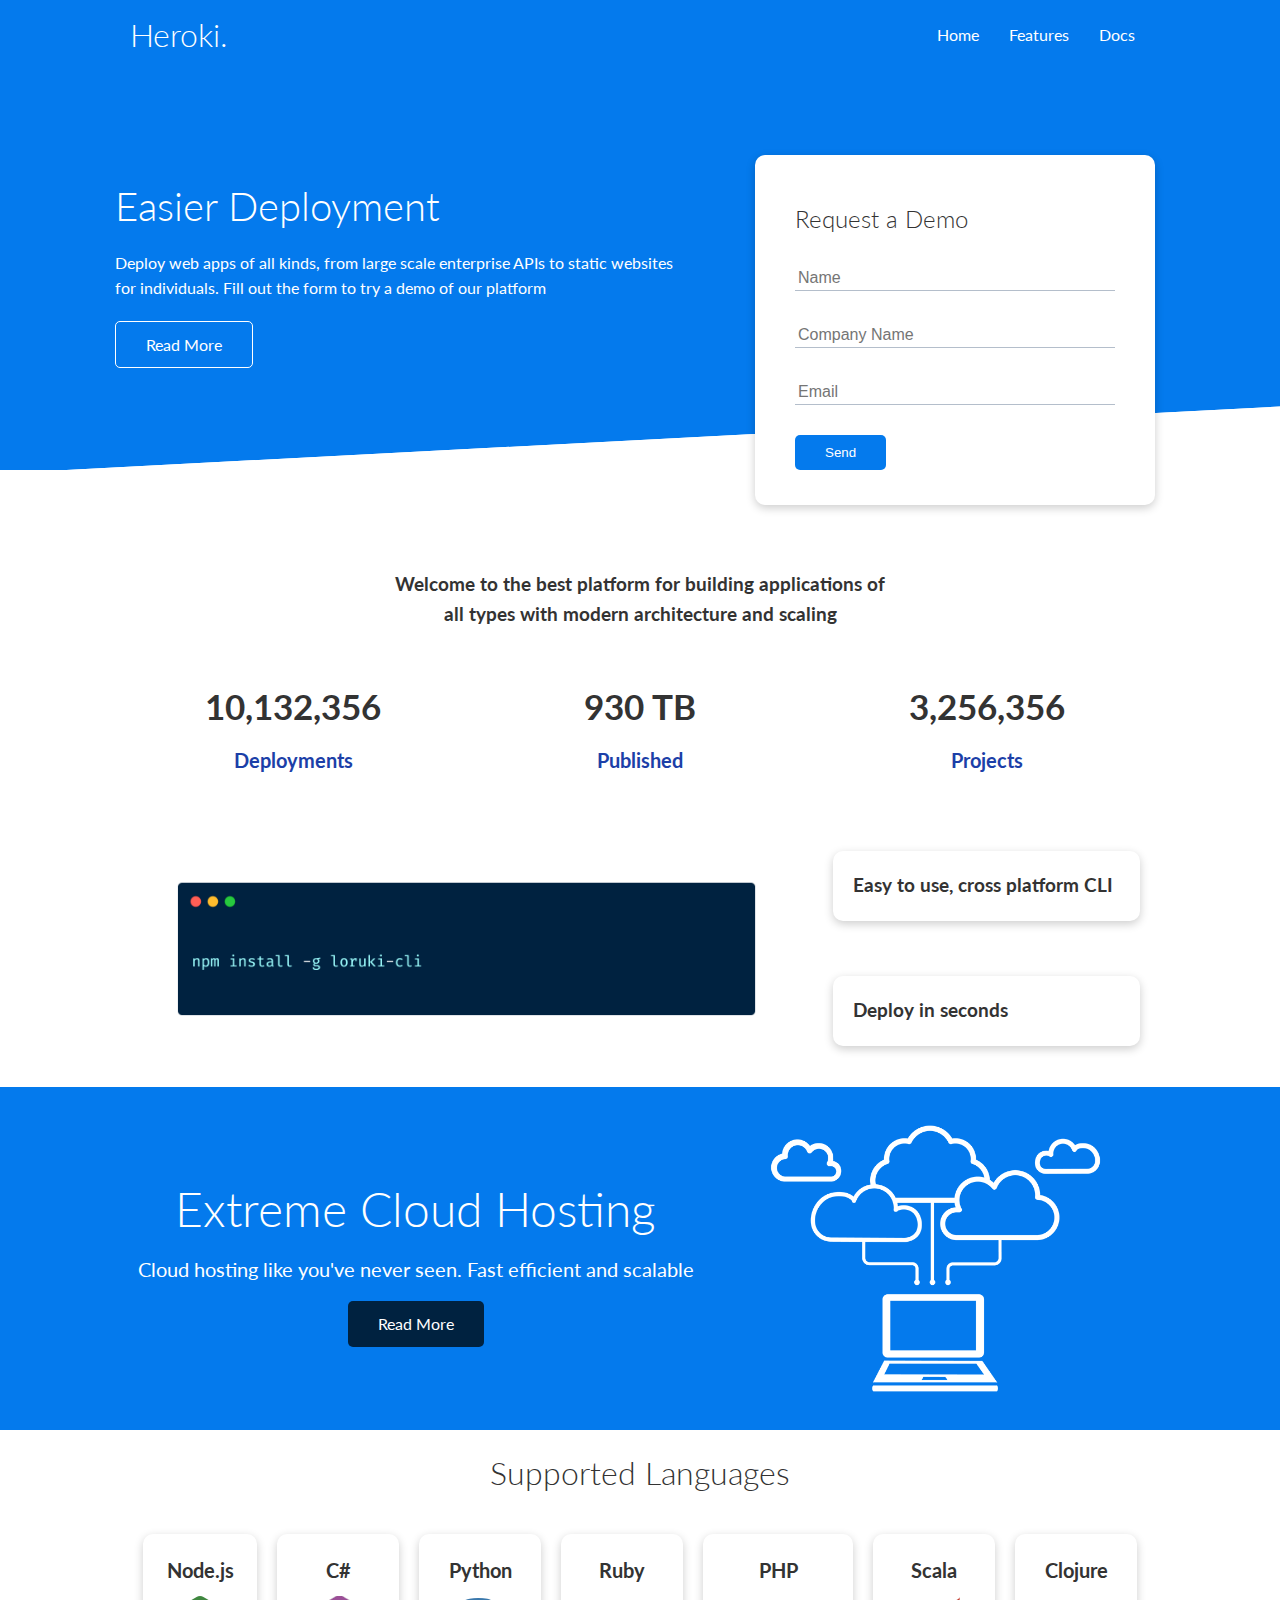
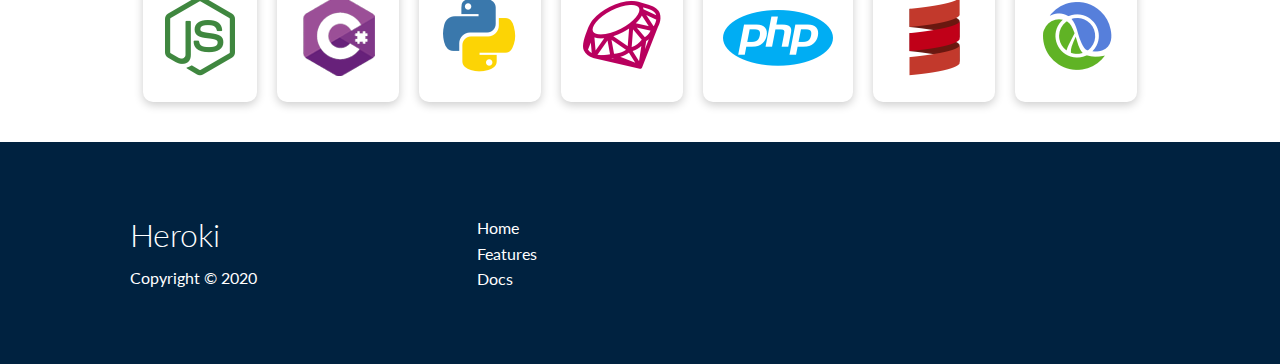
<file: index.html>
<!DOCTYPE html>
<html lang="en">
<head>
    <meta charset="UTF-8">
    <meta name="viewport" content="width=device-width, initial-scale=1.0">
    <link rel="stylesheet" href="https://cdnjs.cloudflare.com/ajax/libs/font-awesome/5.15.2/css/all.min.css" integrity="sha512-HK5fgLBL+xu6dm/Ii3z4xhlSUyZgTT9tuc/hSrtw6uzJOvgRr2a9jyxxT1ely+B+xFAmJKVSTbpM/CuL7qxO8w==" crossorigin="anonymous" />
    <link rel="stylesheet" href="css/utilities.css">
    <link rel="stylesheet" href="css/style.css">
    <title>Heroki | Cloud Hosting For Everyone</title>
</head>
<body>
    <!-- Navbar -->
    <div class="navbar">
        <div class="container flex">
            <h1 class="logo">Heroki.</h1>
            <nav>
                <ul>
                    <li><a href="index.html">Home</a></li>
                    <li><a href="features.html">Features</a></li>
                    <li><a href="docs.html">Docs</a></li>
                </ul>
            </nav>
        </div>
    </div>

    <!-- Showcase -->
    <section class="showcase">
        <div class="container grid">
            <div class="showcase-text">
                <h1>Easier Deployment</h1>
                <p>Deploy web apps of all kinds, from large scale enterprise APIs to static websites for individuals. Fill out the form to try a demo of our platform</p>
                <a href="features.html" class="btn btn-outline">Read More</a>
            </div>

            <div class="showcase-form card">
                <h2>Request a Demo</h2>
                <form>
                    <div class="form-control">
                        <input type="text" name="name" placeholder="Name" required>
                    </div>
                    <div class="form-control">
                        <input type="text" name="company" placeholder="Company Name" required>                   
                    </div>
                    <div class="form-control">
                        <input type="email" name="email" placeholder="Email" required>                     
                    </div>
                    <input type="submit" value="Send" class="btn btn-primary">
                </form>
            </div>
        </div>
    </section>

    <!-- Stats-->
    <section class="stats">
        <div class="container">
            <h3 class="stats-heading text-center my-1">
                Welcome to the best platform for building applications of all types with modern architecture and scaling
            </h3>
            <div class="grid grid-3 text-center my-4">
                <div>
                    <i class="fas fa-server fa-3x"></i>
                    <h3>10,132,356</h3>
                    <p class="text-secondary">Deployments</p>
                </div>
                <div>
                    <i class="fas fa-upload fa-3x"></i>
                    <h3>930 TB</h3>
                    <p class="text-secondary">Published</p>
                </div>
                <div>
                    <i class="fas fa-project-diagram fa-3x"></i>
                    <h3>3,256,356</h3>
                    <p class="text-secondary">Projects</p>
                </div>
            </div>
        </div>
    </section>

    <!-- Cli -->
    <section class="cli">
        <div class="container grid">
            <img src="images/cli.png" alt="">
            <div class="card">
                <h3>Easy to use, cross platform CLI</h3>
            </div>
            <div class="card">
                <h3>Deploy in seconds</h3>
            </div>
        </div>
    </section>

    <!-- Cloud -->
    <section class="cloud bg-primary my-2 py-2">
        <div class="container grid">
            <div class="text-center">
                <h2 class="lg">Extreme Cloud Hosting</h2>
                <p class="lead my-1">Cloud hosting like you've never seen. Fast efficient and scalable</p>
                <a href="features.html" class="btn btn-dark">Read More</a>
            </div>
            <img src="images/cloud.png" alt="">
        </div>
    </section>

    <!-- Languages -->
    <section class="languages">
        <h2 class="md text-center my-2">
            Supported Languages
        </h2>
        <div class="container flex">
            <div class="card">
                <h4>Node.js</h4>
                <img src="images/logos/node.png" alt="">
            </div>
            <div class="card">
                <h4>C#</h4>
                <img src="images/logos/csharp.png" alt="">
            </div>
            <div class="card">
                <h4>Python</h4>
                <img src="images/logos/python.png" alt="">
            </div>
            <div class="card">
                <h4>Ruby</h4>
                <img src="images/logos/ruby.png" alt="">
            </div>
            <div class="card">
                <h4>PHP</h4>
                <img src="images/logos/php.png" alt="">
            </div>
            <div class="card">
                <h4>Scala</h4>
                <img src="images/logos/scala.png" alt="">
            </div>
            <div class="card">
                <h4>Clojure</h4>
                <img src="images/logos/clojure.png" alt="">
            </div>
        </div>
    </section>

    <!-- Footer -->
    <footer class="footer bg-dark py-5">
        <div class="container grid grid-3">
            <div>
                <h1>Heroki</h1>
                <p>Copyright &copy; 2020</p>
            </div>
            <nav>
                <ul>
                    <li><a href="index.html">Home</a></li>
                    <li><a href="features.html">Features</a></li>
                    <li><a href="docs.html">Docs</a></li>
                </ul>
            </nav>
            <div class="social">
                <a href="#"><i class="fab fa-github fa-2x"></i></a>
                <a href="#"><i class="fab fa-facebook fa-2x"></i></a>
                <a href="#"><i class="fab fa-instagram fa-2x"></i></a>
                <a href="#"><i class="fab fa-twitter fa-2x"></i></a>
            </div>
        </div>
    </footer>
</body>
</html>
</file>
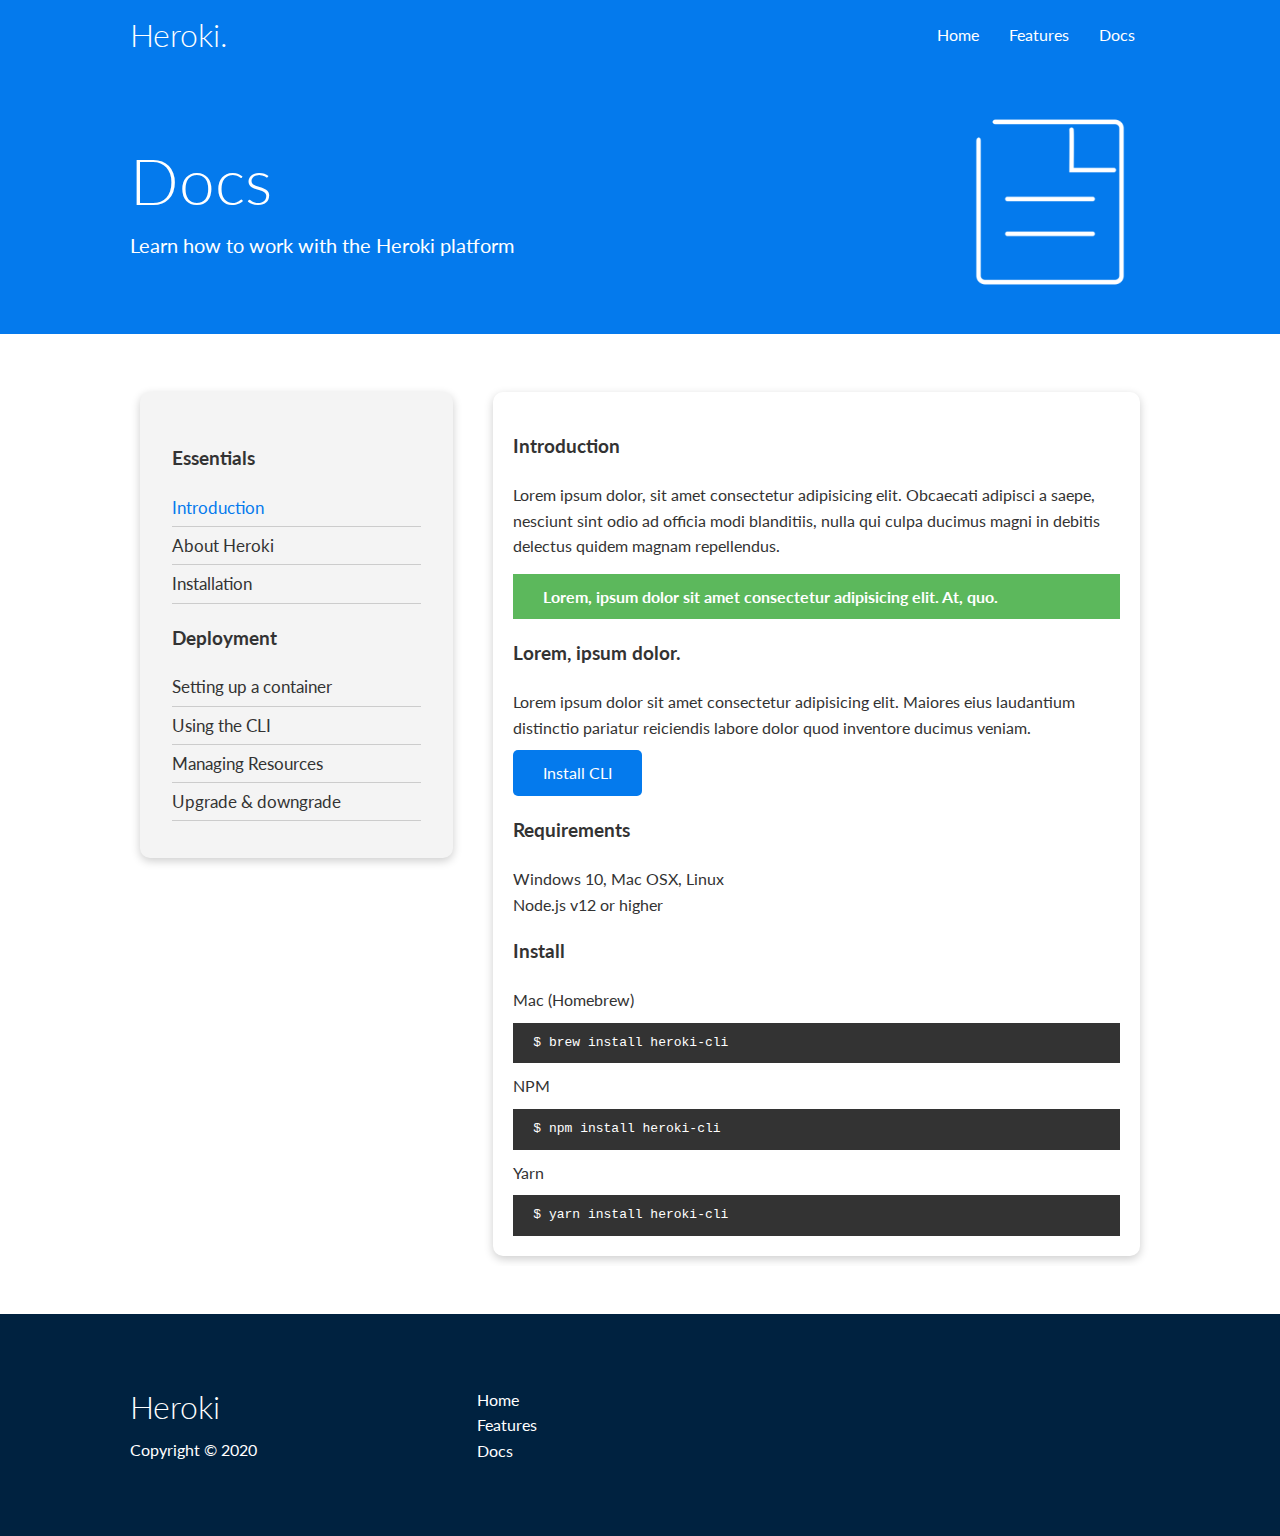
<file: docs.html>
<!DOCTYPE html>
<html lang="en">
<head>
    <meta charset="UTF-8">
    <meta name="viewport" content="width=device-width, initial-scale=1.0">
    <link rel="stylesheet" href="https://cdnjs.cloudflare.com/ajax/libs/font-awesome/5.15.2/css/all.min.css" integrity="sha512-HK5fgLBL+xu6dm/Ii3z4xhlSUyZgTT9tuc/hSrtw6uzJOvgRr2a9jyxxT1ely+B+xFAmJKVSTbpM/CuL7qxO8w==" crossorigin="anonymous" />
    <link rel="stylesheet" href="css/utilities.css">
    <link rel="stylesheet" href="css/style.css">
    <title>Heroki | Cloud Hosting For Everyone</title>
</head>
<body>
    <!-- Navbar -->
    <div class="navbar">
        <div class="container flex">
            <h1 class="logo">Heroki.</h1>
            <nav>
                <ul>
                    <li><a href="index.html">Home</a></li>
                    <li><a href="features.html">Features</a></li>
                    <li><a href="docs.html">Docs</a></li>
                </ul>
            </nav>
        </div>
    </div>

    <!-- Head -->
    <section class="docs-head bg-primary py-3">
        <div class="container grid">
            <div>
                <h1 class="xl">Docs</h1>
                <p class="lead">Learn how to work with the Heroki platform</p>
            </div>
            <img src="images/docs.png" alt="">
        </div>
    </section>

    <!-- Docs main-->
    <section class="docs-main my-4">
        <div class="container grid">
            <div class="card bg-light p-3">
                <h3 class="my-2">Essentials</h3>
                <nav>
                    <ul>
                        <li><a class="text-primary" href="#">Introduction</a></li>
                        <li><a href="#">About Heroki</a></li>
                        <li><a href="#">Installation</a></li>
                    </ul>
                </nav>

                <h3 class="my-2">Deployment</h3>
                <nav>
                    <ul>
                        <li><a href="#">Setting up a container</a></li>
                        <li><a href="#">Using the CLI</a></li>
                        <li><a href="#">Managing Resources</a></li>
                        <li><a href="#">Upgrade & downgrade</a></li>
                    </ul>
                </nav>
            </div>
            <div class="card">
                <h3>Introduction</h3>
                <p>Lorem ipsum dolor, sit amet consectetur adipisicing elit. Obcaecati adipisci a saepe, nesciunt sint odio ad officia modi blanditiis, nulla qui culpa ducimus magni in debitis delectus quidem magnam repellendus.</p>
                <div class="alert alert-success">
                    <i class="fas fa-info"></i> Lorem, ipsum dolor sit amet consectetur adipisicing elit. At, quo.
                </div>

                <h3>Lorem, ipsum dolor.</h3>
                <p>Lorem ipsum dolor sit amet consectetur adipisicing elit. Maiores eius laudantium distinctio pariatur reiciendis labore dolor quod inventore ducimus veniam.</p>
                <a href="#" class="btn btn-primary">Install CLI</a>

                <h3>Requirements</h3>
                <ul>
                    <li>Windows 10, Mac OSX, Linux</li>
                    <li>Node.js v12 or higher</li>
                </ul>

                <h3>Install</h3>
                <p>Mac (Homebrew)</p>
                <pre><code>$ brew install heroki-cli</code></pre>
                <p>NPM</p>
                <pre><code>$ npm install heroki-cli</code></pre>
                <p>Yarn</p>
                <pre><code>$ yarn install heroki-cli</code></pre>
            </div>
        </div>
    </section>

    <!-- Footer -->
    <footer class="footer bg-dark py-5">
        <div class="container grid grid-3">
            <div>
                <h1>Heroki</h1>
                <p>Copyright &copy; 2020</p>
            </div>
            <nav>
                <ul>
                    <li><a href="index.html">Home</a></li>
                    <li><a href="features.html">Features</a></li>
                    <li><a href="docs.html">Docs</a></li>
                </ul>
            </nav>
            <div class="social">
                <a href="#"><i class="fab fa-github fa-2x"></i></a>
                <a href="#"><i class="fab fa-facebook fa-2x"></i></a>
                <a href="#"><i class="fab fa-instagram fa-2x"></i></a>
                <a href="#"><i class="fab fa-twitter fa-2x"></i></a>
            </div>
        </div>
    </footer>
</body>
</html>
</file>
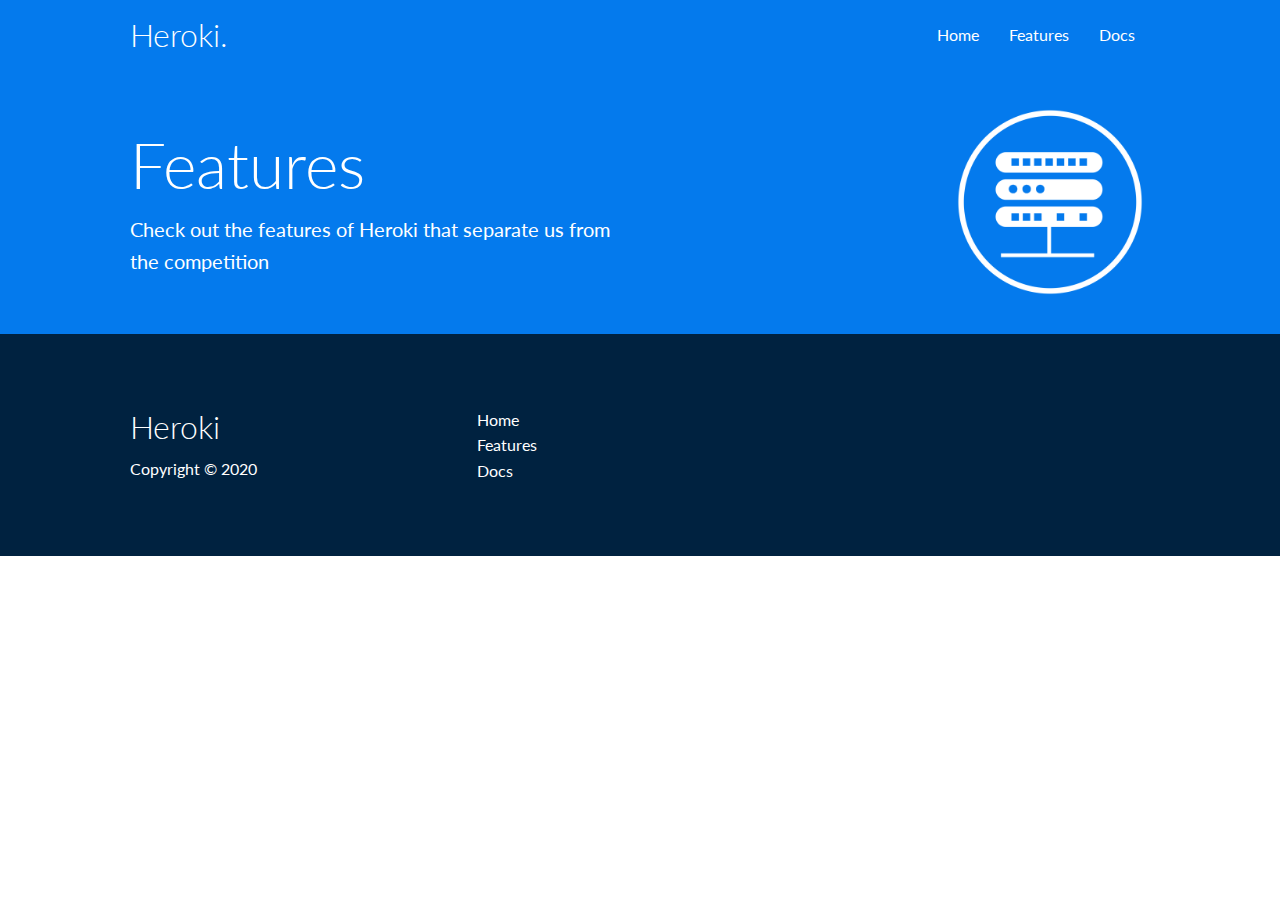
<file: features.html>
<!DOCTYPE html>
<html lang="en">
<head>
    <meta charset="UTF-8">
    <meta name="viewport" content="width=device-width, initial-scale=1.0">
    <link rel="stylesheet" href="https://cdnjs.cloudflare.com/ajax/libs/font-awesome/5.15.2/css/all.min.css" integrity="sha512-HK5fgLBL+xu6dm/Ii3z4xhlSUyZgTT9tuc/hSrtw6uzJOvgRr2a9jyxxT1ely+B+xFAmJKVSTbpM/CuL7qxO8w==" crossorigin="anonymous" />
    <link rel="stylesheet" href="css/utilities.css">
    <link rel="stylesheet" href="css/style.css">
    <title>Heroki | Cloud Hosting For Everyone</title>
</head>
<body>
    <!-- Navbar -->
    <div class="navbar">
        <div class="container flex">
            <h1 class="logo">Heroki.</h1>
            <nav>
                <ul>
                    <li><a href="index.html">Home</a></li>
                    <li><a href="features.html">Features</a></li>
                    <li><a href="docs.html">Docs</a></li>
                </ul>
            </nav>
        </div>
    </div>

    <!-- Head -->
    <section class="features-head bg-primary py-3">
        <div class="container grid">
            <div>
                <h1 class="xl">Features</h1>
                <p class="lead">Check out the features of Heroki that separate us from the competition</p>
            </div>
            <img src="images/server.png" alt="">
        </div>
    </section>

    <!-- Footer -->
    <footer class="footer bg-dark py-5">
        <div class="container grid grid-3">
            <div>
                <h1>Heroki</h1>
                <p>Copyright &copy; 2020</p>
            </div>
            <nav>
                <ul>
                    <li><a href="index.html">Home</a></li>
                    <li><a href="features.html">Features</a></li>
                    <li><a href="docs.html">Docs</a></li>
                </ul>
            </nav>
            <div class="social">
                <a href="#"><i class="fab fa-github fa-2x"></i></a>
                <a href="#"><i class="fab fa-facebook fa-2x"></i></a>
                <a href="#"><i class="fab fa-instagram fa-2x"></i></a>
                <a href="#"><i class="fab fa-twitter fa-2x"></i></a>
            </div>
        </div>
    </footer>
</body>
</html>
</file>
<file: css/utilities.css>
.container {
  max-width: 1100px;
  margin: 0 auto;
  overflow: auto;
  padding: 0 40px;
}

.card {
  background-color: #fff;
  color: #333;
  border-radius: 10px;
  box-shadow: 0 3px 10px rgba(0, 0, 0, 0.2);
  padding: 20px;
  margin: 10px;
}

.btn {
  display: inline-block;
  padding: 10px 30px;
  cursor: pointer;
  background: var(--primary-color);
  color: #fff;
  border: none;
  border-radius: 5px;
}

.btn-outline {
  background-color: transparent;
  border: 1px #fff solid;
}

.btn:hover {
  transform: scale(0.98);
}

/* Backgrounds and colored buttons */
.bg-primary,
.btn-primary {
  background-color: var(--primary-color);
  color: #fff;
}

.bg-secondary,
.btn-secondary {
  background-color: var(--secondary-color);
  color: #fff;
}

.bg-dark,
.btn-dark {
  background-color: var(--dark-color);
  color: #fff;
}

.bg-light,
.btn-light {
  background-color: var(--light-color);
  color: #333;
}

.bg-primary a,
.btn-primary a,
.bg-secondary a,
.btn-secondary a,
.bg-dark a,
.btn-dark a {
  color: #fff;
}

/* Text colors */
.text-primary {
  color: var(--primary-color);
}

.text-secondary {
  color: var(--secondary-color);
}

.text-dark {
  color: var(--dark-color);
}

.text-light {
  color: var(--light-color);
}

/* Text sizes */
.lead {
  font-size: 20px;
}

.sm {
  font-size: 1rem;
}

.md {
  font-size: 2rem;
}

.lg {
  font-size: 3rem;
}

.xl {
  font-size: 4rem;
}

.text-center {
  text-align: center;
}

/* Alert */
.alert {
  background-color: var(--light-color);
  padding: 10px 20px;
  font-weight: bold;
  margin: 15px 0;
}

.alert i {
  margin-right: 10px;
}

.alert-success {
  background-color: var(--success-color);
  color: #fff;
}

.alert-error {
  background-color: var(--error-color);
  color: #fff;
}

.flex {
  display: flex;
  justify-content: center;
  align-items: center;
  height: 100%;
}

.grid {
  display: grid;
  grid-template-columns: repeat(2, 1fr);
  gap: 20px;
  justify-content: center;
  align-items: center;
  height: 100%;
}

.grid-3 {
  grid-template-columns: repeat(3, 1fr);
}

/* Margin */
.my-1 {
  margin: 1rem 0;
}

.my-2 {
  margin: 1.5rem 0;
}

.my-3 {
  margin: 2rem 0;
}

.my-4 {
  margin: 3rem 0;
}

.my-5 {
  margin: 4rem 0;
}

.m-1 {
  margin: 1rem;
}

.m-2 {
  margin: 1.5rem;
}

.m-3 {
  margin: 2rem;
}

.m-4 {
  margin: 3rem;
}

.m-5 {
  margin: 4rem;
}

/* Padding */
.py-1 {
  padding: 1rem 0;
}

.py-2 {
  padding: 1.5rem 0;
}

.py-3 {
  padding: 2rem 0;
}

.py-4 {
  padding: 3rem 0;
}

.py-5 {
  padding: 4rem 0;
}

.p-1 {
  padding: 1rem;
}

.p-2 {
  padding: 1.5rem;
}

.p-3 {
  padding: 2rem;
}

.p-4 {
  padding: 3rem;
}

.p-5 {
  padding: 4rem;
}
</file>
<file: css/style.css>
@import url("https://fonts.googleapis.com/css2?family=Lato:wght@300&display=swap");

:root {
  --primary-color: #047aed;
  --secondary-color: #1c3fa8;
  --dark-color: #002240;
  --light-color: #f4f4f4;
  --success-color: #5cb85c;
  --error-color: #d9534f;
}

* {
  box-sizing: border-box;
  padding: 0;
  margin: 0;
}

body {
  font-family: "Lato", sans-serif;
  color: #333;
  line-height: 1.6;
}

ul {
  list-style-type: none;
}

a {
  text-decoration: none;
  color: #333;
}

h1,
h2 {
  font-weight: 300;
  line-height: 1.2;
  margin: 10px 0;
}

p {
  margin: 10px 0;
}

img {
  width: 100%;
}

code,
pre {
  background: #333;
  color: #fff;
  padding: 10px;
}

/* Navbar */
.navbar {
  background-color: var(--primary-color);
  color: #fff;
  height: 70px;
}

.navbar ul {
  display: flex;
}

.navbar a {
  color: #fff;
  padding: 10px;
  margin: 0 5px;
}

.navbar a:hover {
  border-bottom: 2px #fff solid;
}

.navbar .flex {
  justify-content: space-between;
}

/* Showcase */
.showcase {
  height: 400px;
  background-color: var(--primary-color);
  color: #fff;
  position: relative;
}

.showcase h1 {
  font-size: 40px;
}

.showcase p {
  margin: 20px 0;
}

.showcase .grid {
  overflow: visible;
  grid-template-columns: 55% 45%;
  gap: 30px;
}

.showcase-text {
  animation: slideInFromLeft 1s ease-in;
}

.showcase-form {
  position: relative;
  top: 60px;
  height: 350px;
  width: 400px;
  padding: 40px;
  z-index: 100;
  justify-self: flex-end;
  animation: slideInFromRight 1s ease-in;
}

.showcase-form .form-control {
  margin: 30px 0;
}

.showcase-form input[type="text"],
.showcase-form input[type="email"] {
  border: 0;
  border-bottom: 1px solid #b4becb;
  width: 100%;
  padding: 3px;
  font-size: 16px;
}

.showcase form input:focus {
  outline: none;
}

.showcase::before,
.showcase::after {
  content: "";
  position: absolute;
  height: 100px;
  bottom: -70px;
  right: 0;
  left: 0;
  background: #fff;
  transform: skewY(-3deg);
  -webkit-transform: skewY(-3deg);
  -moz-transform: skewY(-3deg);
  -ms-transform: skewY(-3deg);
}

/* Stats */
.stats {
  padding-top: 100px;
  animation: slideInFromBottom 1s ease-in;
}

.stats-heading {
  max-width: 500px;
  margin: auto;
}

.stats .grid h3 {
  font-size: 35px;
}

.stats .grid p {
  font-size: 20px;
  font-weight: bold;
}

/* Cli */
.cli .grid {
  grid-template-columns: repeat(3, 1fr);
  grid-template-rows: repeat(2, 1fr);
}

.cli .grid > *:first-child {
  grid-column: 1 / span 2;
  grid-row: 1 / span 2;
}

/* Cloud */
.cloud .grid {
  grid-template-columns: 4fr 3fr;
}

/* Languages */
.languages .flex {
  flex-wrap: wrap;
}

.languages .card {
  text-align: center;
  margin: 18px 10px 40px;
  transition: transform 0.2s ease-in;
}

.languages .card h4 {
  font-size: 20px;
  margin-bottom: 10px;
}

.languages .card:hover {
  transform: translateY(-15px);
}

/* Features */
.features-head img,
.docs-head img {
  width: 200px;
  justify-self: flex-end;
}

.features-sub-head img {
  width: 300px;
  justify-self: flex-end;
}

.features-main .card > i {
  margin-right: 20px;
}

.features-main .grid {
  padding: 30px;
}

.features-main .grid > *:first-child {
  grid-column: 1 / span 3;
}

.features-main .grid > *:nth-child(2) {
  grid-column: 1 / span 2;
}

/* Docs */
.docs-main h3 {
  margin: 20px 0;
}

.docs-main .grid {
  grid-template-columns: 1fr 2fr;
  align-items: flex-start;
}

.docs-main nav li {
  font-size: 17px;
  padding-bottom: 5px;
  margin-bottom: 5px;
  border-bottom: 1px #ccc solid;
}

.docs-main a:hover {
  font-weight: bold;
}

/* Footer */
.footer .social a {
  margin: 0 10px;
}

/* Animations */
@keyframes slideInFromLeft {
  0% {
    transform: translateX(-100%);
  }

  100% {
    transform: translateX(0);
  }
}

@keyframes slideInFromRight {
  0% {
    transform: translateX(100%);
  }

  100% {
    transform: translateX(0);
  }
}

@keyframes slideInFromTop {
  0% {
    transform: translateY(-100%);
  }

  100% {
    transform: translateY(0);
  }
}

@keyframes slideInFromBottom {
  0% {
    transform: translateY(100%);
  }

  100% {
    transform: translateY(0);
  }
}

/* Tablets and under */
@media (max-width: 768px) {
  .grid,
  .showcase .grid,
  .stats .grid,
  .cli .grid,
  .cloud .grid,
  .features-main .grid,
  .docs-main .grid {
    grid-template-columns: 1fr;
    grid-template-rows: 1fr;
  }

  .showcase {
    height: auto;
  }

  .showcase-text {
    margin-top: 40px;
    text-align: center;
    animation: slideInFromTop 1s ease-in;
  }

  .showcase-form {
    justify-self: center;
    margin: auto;
    animation: slideInFromBottom 1s ease-in;
  }

  .cli .grid > *:first-child {
    grid-column: 1;
    grid-row: 1;
  }

  .features-head,
  .features-sub-head,
  .docs-head {
    text-align: center;
  }

  .features-head img,
  .features-sub-head img,
  .docs-head img {
    justify-self: center;
  }

  .features-main .grid > *:first-child,
  .features-main .grid > *:nth-child(2) {
    grid-column: 1;
  }
}

/* Mobile */
@media (max-width: 500px) {
  .navbar {
    height: 110px;
    overflow: hidden;
  }

  .container {
    overflow: hidden;
  }

  .navbar .flex {
    flex-direction: column;
  }

  .navbar ul {
    padding: 10px;
    background-color: rgba(0, 0, 0, 0.1);
  }
}
</file>
